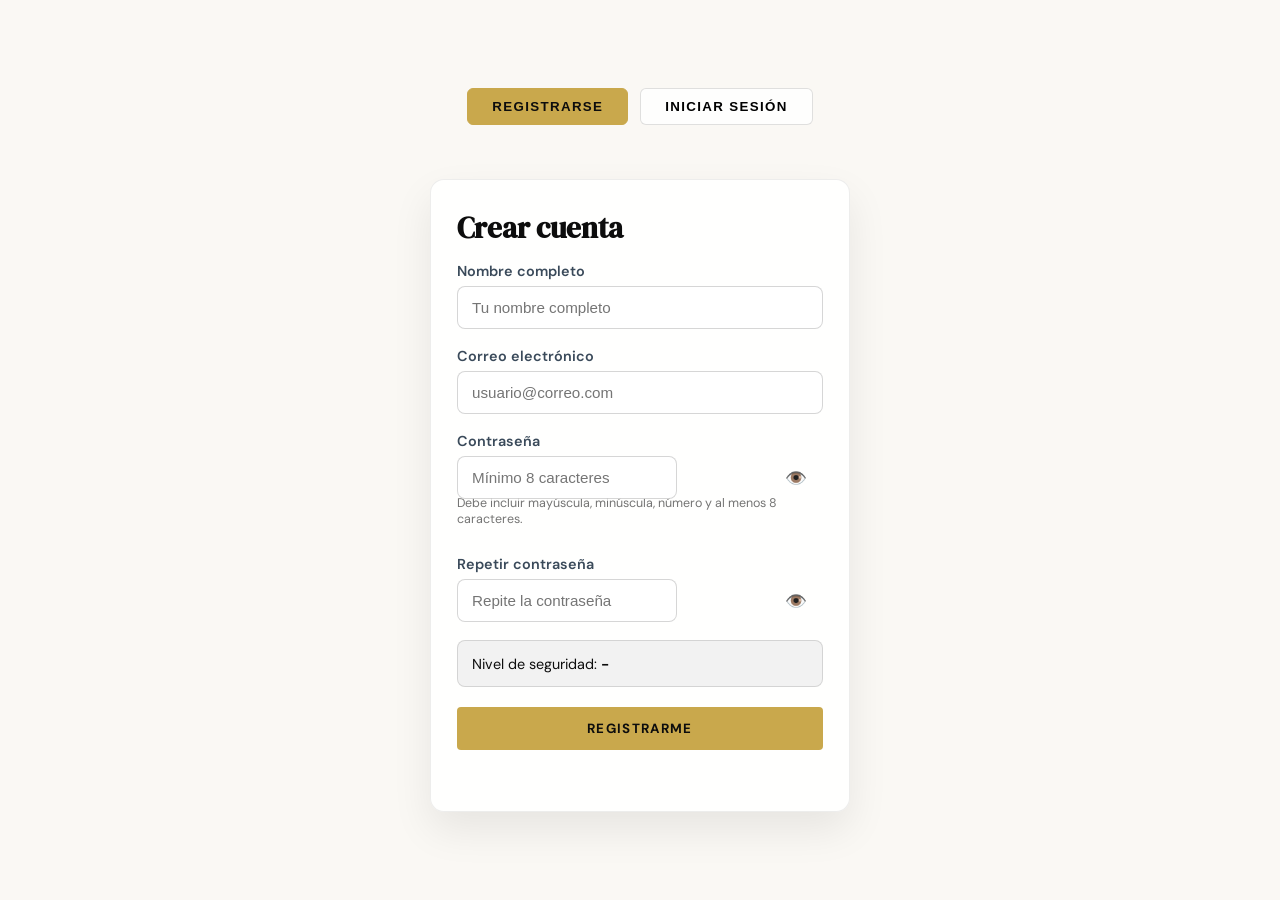
<file: login.html>
<!DOCTYPE html>
<html lang="es">
<head>
    <meta charset="UTF-8">
    <meta name="viewport" content="width=device-width, initial-scale=1.0">
    <title>Registro y Login | ADSO 2026</title>
    <link href="https://fonts.googleapis.com/css2?family=Bebas+Neue&family=DM+Sans:ital,wght@0,300;0,400;0,500;1,300&family=DM+Serif+Display:ital@0;1&display=swap" rel="stylesheet">
    <link rel="stylesheet" href="css/style.css">
    <script defer src="js/scripts.js"></script>
</head>
<body class="login-page">

    <div class="login-container">
        <div class="auth-grid">
            <div class="auth-tabs">
                <button type="button" class="tab-btn active" data-target="registro">Registrarse</button>
                <button type="button" class="tab-btn" data-target="login">Iniciar sesión</button>
            </div>

            <div class="auth-forms">
                <form id="formRegistro" class="auth-form" novalidate>
                    <h3>Crear cuenta</h3>

                    <div class="datos-entrada">
                        <label for="nombre">Nombre completo</label>
                        <input type="text" id="nombre" name="nombre" required minlength="3" placeholder="Tu nombre completo">
                    </div>

                    <div class="datos-entrada">
                        <label for="emailRegistro">Correo electrónico</label>
                        <input type="email" id="emailRegistro" name="email" required placeholder="usuario@correo.com">
                    </div>

                    <div class="datos-entrada">
                        <label for="passwordRegistro">Contraseña</label>
                        <div class="password-wrapper">
                            <input type="password" id="passwordRegistro" name="password" required pattern="(?=.*\d)(?=.*[a-z])(?=.*[A-Z]).{8,}" placeholder="Mínimo 8 caracteres">
                            <button type="button" class="btn-toggle-password" data-target="passwordRegistro" aria-label="Mostrar u ocultar contraseña">👁️</button>
                        </div>
                        <small class="hint">Debe incluir mayúscula, minúscula, número y al menos 8 caracteres.</small>
                    </div>

                    <div class="datos-entrada">
                        <label for="confirmPassword">Repetir contraseña</label>
                        <div class="password-wrapper">
                            <input type="password" id="confirmPassword" name="confirmPassword" required placeholder="Repite la contraseña">
                            <button type="button" class="btn-toggle-password" data-target="confirmPassword" aria-label="Mostrar u ocultar contraseña">👁️</button>
                        </div>
                    </div>

                    <div class="nivel-seguridad" aria-live="polite">
                        <span class="nivel-text">Nivel de seguridad: <strong id="passwordStrength">-</strong></span>
                    </div>

                    <button type="submit" class="btn boton-enviar">Registrarme</button>
                    <p class="form-message" aria-live="polite"></p>
                </form>

                <form id="formLogin" class="auth-form hidden" novalidate>
                    <h3>Iniciar sesión</h3>

                    <div class="datos-entrada">
                        <label for="emailLogin">Correo electrónico</label>
                        <input type="email" id="emailLogin" name="emailLogin" required placeholder="usuario@correo.com">
                    </div>

                    <div class="datos-entrada">
                        <label for="passwordLogin">Contraseña</label>
                        <div class="password-wrapper">
                            <input type="password" id="passwordLogin" name="passwordLogin" required placeholder="Contraseña">
                            <button type="button" class="btn-toggle-password" data-target="passwordLogin" aria-label="Mostrar u ocultar contraseña">👁️</button>
                        </div>
                    </div>

                    <button type="submit" class="btn boton-enviar">Entrar</button>
                    <p class="form-message" aria-live="polite"></p>
                </form>
            </div>
        </div>
    </div>

</body>
</html>
</file>
<file: css/style.css>
:root {
    --ink: #0d0d0d;
    --cream: #f5f0e8;
    --paper: #faf8f4;
    --gold: #c9a84c;
    --gold-light: #e8d08a;
    --teal: #1a6b6b;
    --rust: #b84c2a;
    --slate: #3a4a5a;
    --mist: #e8edf2;
    --font-display: 'Bebas Neue', sans-serif;
    --font-serif: 'DM Serif Display', serif;
    --font-body: 'DM Sans', sans-serif;
}

*, *::before, *::after { box-sizing: border-box; margin: 0; padding: 0; }
html { scroll-behavior: smooth; overflow-x: hidden; }
html, body { margin: 0; padding: 0; width: 100%; }
body { background: var(--paper); font-family: var(--font-body); color: var(--ink); overflow-x: hidden; word-break: normal; overflow-wrap: break-word; }

/* habilitar guiones solo en encabezados y listas */
h1, h2, h3, h4, h5, h6, li { hyphens: auto; }


/* ayuda: asegurar que los contenedores anchos ocupen el 100% del viewport */
.container, section, header, footer {
    width: 100%;
}


/* ─── BOTONES INTERACTIVOS ─── */
.btn {
    display: block;
    width: fit-content;
    margin: 0 auto;
    padding: 12px 28px;
    background: var(--gold);
    color: var(--ink);
    font-family: var(--font-body);
    font-weight: 700;
    text-decoration: none;
    text-transform: uppercase;
    letter-spacing: 0.1em;
    border-radius: 4px;
    transition: all 0.3s cubic-bezier(0.25, 0.8, 0.25, 1);
    border: 1px solid transparent;
    cursor: pointer;
}

/* centrar texto dentro de tarjetas y otros contenedores */
.challenge-card, .resources-box, .tools-text, .featured-main-body, .featured-small-body, .media-text, .footer-info-left {
    text-align: center;
}
.btn:hover { background: var(--ink); color: var(--gold); transform: translateY(-4px); box-shadow: 0 10px 20px rgba(0,0,0,0.15); border-color: var(--gold); }
.btn:active { transform: translateY(-1px); }
.btn-sm { font-size: 0.8rem; padding: 8px 16px; margin-top: 10px; }
.btn-secondary { background: var(--teal); color: #fff; border-color: var(--teal); margin-left: 12px; }
.btn-secondary:hover { background: var(--ink); color: var(--teal); border-color: var(--teal); }

/* ─── HERO ─── */
.hero { min-height: 100vh; background: var(--ink); display: grid; place-items: center; position: relative; overflow: hidden; width: 100%; }
.hero::before {
    content: ''; position: absolute; inset: 0;
    background: radial-gradient(ellipse 60% 80% at 70% 50%, rgba(201,168,76,0.12) 0%, transparent 70%),
                repeating-linear-gradient(0deg, transparent, transparent 79px, rgba(255,255,255,0.03) 80px),
                repeating-linear-gradient(90deg, transparent, transparent 79px, rgba(255,255,255,0.03) 80px);
    pointer-events: none; z-index: 2;
}
.hero-visual video {
    position: absolute;
    top: 0;
    left: 0;
    width: 100%;
    height: 100%;
    object-fit: cover;
    display: block;
}
.hero-visual { position: absolute; inset: 0; overflow: hidden; }


.hero-text {
    padding: 80px 60px;
    display: flex;
    flex-direction: column;
    justify-content: center;
    align-items: center;
    text-align: center;
    position: relative;
    z-index: 3;
}
.hero-badge { display: inline-block; font-size: 0.7rem; font-weight: 500; letter-spacing: 0.25em; text-transform: uppercase; color: var(--gold); border: 1px solid var(--gold); padding: 6px 14px; border-radius: 2px; margin-bottom: 40px; width: fit-content; }
.hero h1 { font-family: var(--font-display); font-size: clamp(4rem, 8vw, 9rem); line-height: 0.92; color: #fff; letter-spacing: 0.02em; margin-bottom: 30px; }
.hero h1 span { color: var(--gold); display: block; }
.hero-desc { font-size: 1rem; font-weight: 300; color: rgba(255,255,255,0.6); line-height: 1.8; max-width: 550px; margin-bottom: 50px; border-left: none; padding-left: 0; border-top: 2px solid var(--gold); padding-top: 20px; }
.hero-stats { display: flex; gap: 40px; justify-content: center; }
.stat { display: flex; flex-direction: column; }
.stat-num { font-family: var(--font-display); font-size: 2.8rem; color: var(--gold); line-height: 1; }
.stat-label { font-size: 0.72rem; letter-spacing: 0.12em; text-transform: uppercase; color: rgba(255,255,255,0.45); margin-top: 4px; }
.hero-visual {
    position: absolute;
    inset: 0;
    width: 100%;
    height: 100%;
    z-index: 1;
    overflow: hidden;
}

/* ✅ IMAGEN HERO CON MÁS COLOR */
.hero-visual img, .hero-visual video { width: 100%; height: 100%; object-fit: cover; opacity: 0.85; filter: saturate(1.4) contrast(1.1); }
.hero-visual::after { content: ''; position: absolute; inset: 0; background: linear-gradient(135deg, var(--ink) 0%, transparent 50%); }
.hero-scroll { position: absolute; bottom: 40px; left: 50%; transform: translateX(-50%); display: flex; align-items: center; gap: 12px; z-index: 3; color: rgba(255,255,255,0.4); font-size: 0.72rem; letter-spacing: 0.15em; text-transform: uppercase; }
.scroll-line { width: 40px; height: 1px; background: rgba(255,255,255,0.3); }

/* ─── LABELS ─── */
.section-label { font-size: 0.68rem; font-weight: 500; letter-spacing: 0.3em; text-transform: uppercase; color: var(--gold); margin-bottom: 16px; }

/* ─── INTRO STRIP ─── */
.intro-strip { background: var(--gold); padding: 22px 60px; display: flex; align-items: center; justify-content: space-between; gap: 20px; flex-wrap: wrap; }
.intro-strip p { font-family: var(--font-display); font-size: 1.4rem; color: var(--ink); letter-spacing: 0.04em; }
.intro-strip .topics { display: flex; gap: 12px; flex-wrap: wrap; }
.topic-tag { background: rgba(0,0,0,0.15); color: var(--ink); padding: 5px 14px; border-radius: 2px; font-size: 0.75rem; font-weight: 500; letter-spacing: 0.08em; }

/* ─── SECTIONS ─── */
.page-section { padding: 100px 0; }
.section-header { display: flex; align-items: flex-end; justify-content: space-between; margin-bottom: 60px; padding-bottom: 20px; border-bottom: 1px solid rgba(0,0,0,0.1); }

/* apilar y centrar texto del encabezado en pantallas pequeñas */
@media (max-width: 768px) {
    .section-header { flex-direction: column; align-items: center; text-align: center; }
    .section-number { display: none; }
}


/* los contenedores amplios deben ocupar todo el viewport, se elimina el centrado */
/* (opcional: mantener hero-text centrado) */
.hero-text { text-align: center; }
.section-header h2 { font-family: var(--font-serif); font-size: clamp(2.5rem, 5vw, 4rem); line-height: 1.1; color: var(--ink); }
.section-header h2 em { color: var(--teal); font-style: italic; }
.section-number { font-family: var(--font-display); font-size: 6rem; color: rgba(0,0,0,0.06); line-height: 1; }

/* ─── HTML CONCEPTS ─── */
.html-section { background: var(--paper); }
.concepts-grid { display: grid; grid-template-columns: repeat(3, 1fr); gap: 2px; background: rgba(0,0,0,0.08); border: 2px solid rgba(0,0,0,0.08); }
.concept-card { background: var(--paper); overflow: hidden; position: relative; transition: all 0.4s ease; cursor: default; }
.concept-card:hover { background: var(--ink); }
.concept-card:hover .concept-body h3,
.concept-card:hover .concept-body p,
.concept-card:hover .concept-body code { color: rgba(255,255,255,0.85); }
.concept-card:hover .concept-number { color: rgba(255,255,255,0.08); }
.concept-card:hover .concept-tag { background: var(--gold); color: var(--ink); }
.concept-card:hover .concept-img-wrap img { opacity: 0.3; filter: grayscale(100%); }
.concept-img-wrap { height: 200px; overflow: hidden; }

/* ✅ IMÁGENES DE CONCEPTOS CON MÁS COLOR */
.concept-img-wrap img { width: 100%; height: 100%; object-fit: cover; transition: transform 0.6s ease, opacity 0.4s ease; filter: saturate(1.5) contrast(1.05); animation: imageFloat 6s ease-in-out infinite; animation-delay: 1s; }
.concept-card:hover .concept-img-wrap img { transform: scale(1.05); }
.concept-body { padding: 28px 28px 32px; position: relative; }
.concept-number { font-family: var(--font-display); font-size: 5rem; color: rgba(0,0,0,0.04); position: absolute; top: -10px; right: 20px; line-height: 1; transition: color 0.4s ease; }
.concept-tag { display: inline-block; font-size: 0.65rem; letter-spacing: 0.18em; text-transform: uppercase; background: var(--mist); color: var(--slate); padding: 4px 10px; border-radius: 2px; margin-bottom: 12px; font-weight: 500; transition: all 0.3s ease; }
.concept-body h3 { font-family: var(--font-serif); font-size: 1.5rem; margin-bottom: 10px; color: var(--ink); transition: color 0.4s ease; }
.concept-body p { font-size: 0.88rem; line-height: 1.7; color: #555; transition: color 0.4s ease; }
.concept-body code { font-family: 'Courier New', monospace; font-size: 0.82rem; color: var(--teal); background: rgba(26,107,107,0.08); padding: 1px 5px; border-radius: 3px; transition: color 0.4s ease; }

/* ─── CSS SECTION ─── */
/* Animación suave para imágenes */
@keyframes imageFloat {
    0% { transform: translateY(0); }
    50% { transform: translateY(-8px); }
    100% { transform: translateY(0); }
}

.css-section { background: var(--ink); }
.css-section .section-header h2 { color: #fff; }
.css-section .section-header h2 em { color: var(--gold); }
.css-section .section-header { border-bottom-color: rgba(255,255,255,0.1); }
.css-section .section-label { color: var(--gold-light); }
.css-section .section-number { color: rgba(255,255,255,0.04); }
.css-grid { display: grid; grid-template-columns: repeat(5, 1fr); gap: 16px; }
.css-card { background: rgba(255,255,255,0.04); border: 1px solid rgba(255,255,255,0.08); border-radius: 4px; overflow: hidden; transition: all 0.35s ease; }
.css-card:hover { background: rgba(201,168,76,0.1); border-color: var(--gold); transform: translateY(-6px); }
.css-card-img { height: 160px; overflow: hidden; }

/* ✅ IMÁGENES CSS CARDS CON MÁS COLOR */
.css-card-img img { width: 100%; height: 100%; object-fit: cover; opacity: 0.9; filter: saturate(1.6) contrast(1.05); transition: all 0.4s ease; animation: imageFloat 6s ease-in-out infinite; }
.css-card:hover .css-card-img img { opacity: 1; filter: saturate(2) contrast(1.1); transform: scale(1.08); }
.css-card-body { padding: 20px; }
.css-icon { width: 36px; height: 36px; background: var(--gold); border-radius: 50%; display: flex; align-items: center; justify-content: center; font-family: var(--font-display); font-size: 0.9rem; color: var(--ink); margin-bottom: 12px; }
.css-card-body h3 { font-family: var(--font-serif); font-size: 1.1rem; color: #fff; margin-bottom: 8px; }
.css-card-body p { font-size: 0.82rem; color: rgba(255,255,255,0.5); line-height: 1.65; }
.css-card-body code { font-size: 0.78rem; color: var(--gold-light); font-family: 'Courier New', monospace; }

/* ─── FEATURED ─── */
.featured-section { background: var(--cream); }
.featured-grid { display: grid; grid-template-columns: 1.3fr 0.7fr 0.7fr; grid-template-rows: auto auto; gap: 20px; }
.featured-main { grid-row: 1 / 3; background: var(--teal); border-radius: 8px; overflow: hidden; display: flex; flex-direction: column; min-height: 540px; }

/* ✅ IMAGEN FEATURED MAIN CON MÁS COLOR */
.featured-main img { width: 100%; height: 300px; object-fit: cover; opacity: 1; filter: saturate(1.4) contrast(1.05); }
.featured-main-body { padding: 40px; flex: 1; display: flex; flex-direction: column; justify-content: flex-end; }
.featured-main-body .section-label { color: var(--gold-light); }
.featured-main-body h3 { font-family: var(--font-serif); font-size: 2.2rem; color: #fff; line-height: 1.2; margin-bottom: 16px; }
.featured-main-body p { font-size: 0.9rem; color: rgba(255,255,255,0.7); line-height: 1.75; }
.featured-small { background: #fff; border-radius: 8px; overflow: hidden; display: flex; flex-direction: column; transition: box-shadow 0.3s ease; }
.featured-small:hover { box-shadow: 0 16px 40px rgba(0,0,0,0.12); }

/* ✅ IMÁGENES FEATURED SMALL CON MÁS COLOR */
.featured-small img { width: 100%; height: 180px; object-fit: cover; filter: saturate(1.5) contrast(1.05); animation: imageFloat 6s ease-in-out infinite; animation-delay: 2s; }
.featured-small-body { padding: 24px; flex: 1; }
.featured-small-body .section-label { color: var(--rust); }
.featured-small-body h3 { font-family: var(--font-serif); font-size: 1.3rem; margin-bottom: 10px; color: var(--ink); }
.featured-small-body p { font-size: 0.85rem; color: #666; line-height: 1.65; }
.featured-small-body p code { color: var(--rust); }

/* ─── TOOLS ─── */
.tools-section { background: var(--paper); padding: 80px 60px; }
.tools-inner { display: grid; grid-template-columns: 1fr 1fr; gap: 60px; align-items: start; }
.tools-text h2 { font-family: var(--font-serif); font-size: 2.8rem; line-height: 1.15; margin-bottom: 24px; color: var(--ink); }
.tools-text h2 em { color: var(--teal); font-style: italic; }
.tools-text p { font-size: 0.95rem; color: #555; line-height: 1.85; margin-bottom: 32px; }
.props-list { display: flex; flex-direction: column; gap: 12px; align-items: stretch; }
.prop-item {
    display: flex;
    align-items: flex-start;
    gap: 16px;
    padding: 16px 20px;
    background: var(--mist);
    border-radius: 6px;
    border-left: 3px solid transparent;
    transition: all 0.3s ease;
    flex-wrap: wrap;            /* permitir que los elementos se envuelvan en pantallas estrechas */
    min-height: 80px;          /* dar algo de espacio vertical */
    width: 100%;               /* ancho completo del contenedor */
}


.prop-item:hover { border-left-color: var(--teal); background: rgba(26,107,107,0.07); transform: translateX(6px); }
.prop-dot { width: 8px; height: 8px; border-radius: 50%; background: var(--teal); flex-shrink: 0; margin-top: 6px; }

.prop-code { font-family: 'Courier New', monospace; font-size: 0.9rem; color: var(--teal); font-weight: 600; min-width: 180px; flex-shrink: 0; }

.prop-desc { font-size: 0.85rem; color: #666; flex: 1 1 auto; hyphens: none; word-break: normal; }

.resources-box { background: var(--ink); border-radius: 10px; padding: 44px; color: #fff; }
.resources-box .section-label { color: var(--gold); margin-bottom: 24px; }
.resources-box h3 { font-family: var(--font-serif); font-size: 2rem; margin-bottom: 28px; line-height: 1.2; }
.resource-link { display: flex; align-items: center; gap: 14px; padding: 14px 0; border-bottom: 1px solid rgba(255,255,255,0.08); text-decoration: none; transition: all 0.25s ease; }
.resource-link:last-child { border-bottom: none; }
.resource-link:hover { gap: 20px; }
.resource-link:hover .resource-arrow { color: var(--gold); }
.resource-icon { width: 34px; height: 34px; background: rgba(201,168,76,0.15); border-radius: 50%; display: flex; align-items: center; justify-content: center; font-size: 0.75rem; flex-shrink: 0; }
.resource-info { flex: 1; }
.resource-name { font-size: 0.9rem; color: rgba(255,255,255,0.9); font-weight: 400; display: block; }
.resource-type { font-size: 0.72rem; color: rgba(255,255,255,0.35); letter-spacing: 0.1em; text-transform: uppercase; }
.resource-arrow { color: rgba(255,255,255,0.25); font-size: 1.1rem; transition: color 0.25s ease; }

/* ─── MEDIA ─── */
.media-section { background: var(--slate); padding: 100px 60px; }
.media-grid { display: grid; grid-template-columns: 1fr 1fr; gap: 40px; align-items: center; }
.media-text .section-label { color: var(--gold-light); }
.media-text h2 { font-family: var(--font-serif); font-size: 3rem; color: #fff; line-height: 1.15; margin-bottom: 20px; }

/* ─── RESPONSIVE HELPERS ─── */
img, video, iframe { max-width: 100%; height: auto; }

/* ajuste de contenedores para móviles */
@media (max-width: 1024px) {
    .hero-text { padding: 60px 40px; }
    .intro-strip { padding: 22px 40px; }
    .page-section { padding: 80px 20px; }
    .tools-inner { grid-template-columns: 1fr; gap: 40px; }
    .featured-grid { grid-template-columns: 1fr; }
    .tools-section .resources-box { margin-top: 40px; }
    .media-grid { grid-template-columns: 1fr; }
    .css-grid { grid-template-columns: repeat(2,1fr); }
    .concepts-grid { grid-template-columns: repeat(2,1fr); }
}

@media (max-width: 768px) {
    .hero-text { padding: 50px 30px; }
    .intro-strip { padding: 22px 30px; flex-direction: column; text-align: center; }
    .intro-strip p { margin-bottom: 12px; }
    .tools-inner { padding: 0 20px; justify-items: center; }
    .footer-top, .footer-bottom { flex-direction: column; text-align: center; }
    .footer-top { grid-template-columns: 1fr !important; }
    .footer-col, .footer-brand { margin: 0 auto; width: 100%; }
    .footer-brand p { max-width: 100%; hyphens: none; word-break: normal; padding: 0 20px; }
    .footer-col ul, .footer-col li, .footer-col a { hyphens: none; word-break: normal; }
    .footer-col { margin: 20px 0; }
    .css-grid { grid-template-columns: 1fr; }
    .concepts-grid { grid-template-columns: 1fr; }
    .featured-main { min-height: auto; }
    .featured-main-body { padding: 20px; }
    .featured-small img { height: auto; }
    .page-section { padding: 60px 0; }
    .intro-strip, .tools-section, .featured-section, .media-section, .challenges-section { padding-left: 0; padding-right: 0; }
    /* apilar verticalmente el contenido de las tarjetas de propiedades */
    .prop-item { flex-direction: column; align-items: flex-start; }
    .prop-code, .prop-desc { width: 100%; }
}

@media (max-width: 480px) {
    .hero h1 { font-size: clamp(3rem, 10vw, 6rem); }
    .hero-desc { font-size: 0.9rem; }
    .btn { padding: 10px 20px; font-size: 0.9rem; }
    .section-header { flex-direction: column; align-items: flex-start; }
    .section-number { display: none; }
    .footer-info-left, .footer-author { width: 100%; }
    /* asegurar que no haya scroll horizontal adicional por padding/margin */
    body, html { padding: 0; margin: 0; }
    .intro-strip, .page-section, .tools-section, .media-section, .featured-section { padding-left: 20px; padding-right: 20px; }
}

.media-text p { font-size: 0.95rem; color: rgba(255,255,255,0.6); line-height: 1.85; }
.video-wrapper { border-radius: 10px; overflow: hidden; box-shadow: 0 30px 80px rgba(0,0,0,0.4); aspect-ratio: 16/9; }
.video-wrapper iframe { width: 100%; height: 100%; border: none; display: block; }

/* ─── CHALLENGES ─── */
.challenges-section { background: var(--cream); padding: 100px 60px; }
.challenges-grid { display: grid; grid-template-columns: repeat(auto-fit, minmax(240px,1fr)); gap: 16px; }
.challenge-card { background: #fff; border-radius: 8px; padding: 36px 28px; border: 1px solid rgba(0,0,0,0.06); transition: all 0.35s ease; position: relative; overflow: hidden; min-width: 240px; }
.challenge-card::before { content: ''; position: absolute; bottom: 0; left: 0; right: 0; height: 3px; background: var(--gold); transform: scaleX(0); transform-origin: left; transition: transform 0.35s ease; }
.challenge-card:hover { box-shadow: 0 20px 50px rgba(0,0,0,0.1); transform: translateY(-4px); }
.challenge-card:hover::before { transform: scaleX(1); }
.challenge-num { font-family: var(--font-display); font-size: 3.5rem; color: rgba(0,0,0,0.06); line-height: 1; margin-bottom: 16px; }
.challenge-card h3 { font-family: var(--font-serif); font-size: 1.3rem; margin-bottom: 12px; color: var(--ink); }
.challenge-card p { font-size: 0.85rem; color: #666; line-height: 1.65; margin-bottom: 20px; }

/* forzar una sola columna en pantallas muy estrechas */
@media (max-width: 480px) {
    .challenges-grid { grid-template-columns: 1fr !important; }
    .challenge-card { padding: 24px 16px; }
    .challenge-num { font-size: 2.5rem; }
}

/* centrar contenedores de texto genéricos */
.hero-text, .intro-strip, .tools-text, .media-text, .featured-main-body, .featured-small-body, .footer-brand, .footer-info-left {
    text-align: center;
}

.challenge-link { display: inline-flex; align-items: center; gap: 8px; color: var(--teal); text-decoration: none; font-size: 0.8rem; font-weight: 500; letter-spacing: 0.06em; transition: gap 0.25s ease; }
.challenge-link:hover { gap: 14px; color: var(--ink); }

/* ════ FOOTER ════ */
.main-footer { background: var(--ink); padding: 80px 60px 40px; }
.footer-top { display: grid; grid-template-columns: 1.5fr 1fr 1fr; gap: 60px; padding-bottom: 60px; border-bottom: 1px solid rgba(255,255,255,0.1); margin-bottom: 40px; }
.footer-brand h2 { font-family: var(--font-display); font-size: 3rem; color: #fff; letter-spacing: 0.05em; line-height: 1; margin-bottom: 16px; }
.footer-brand h2 span { color: var(--gold); display: block; }
.footer-brand p { font-size: 0.88rem; color: rgba(255,255,255,0.4); line-height: 1.75; max-width: 300px; }
.footer-col h4 { font-size: 0.7rem; letter-spacing: 0.22em; text-transform: uppercase; color: var(--gold); margin-bottom: 20px; }
.footer-col ul { list-style: none; }
.footer-col li { margin-bottom: 10px; }
.footer-col a { color: rgba(255,255,255,0.5); text-decoration: none; font-size: 0.88rem; transition: color 0.2s ease; }
.footer-col a:hover { color: #fff; }

.footer-bottom { display: flex; align-items: center; justify-content: space-between; padding-top: 10px; }
.footer-info-left { text-align: center; flex: 1; }
.footer-back-btn { margin-top: 20px; font-size: 0.9rem; }
.author-yt-link { text-decoration: none; color: #FF0000; display: block; font-size: 0.9em; margin: 4px 0; transition: transform 0.2s ease; }
.author-yt-link:hover { transform: translateX(4px); }
.footer-mini-video { width: 100%; max-width: 140px; border-radius: 6px; margin: 8px 0; border: 1px solid rgba(255,255,255,0.1); box-shadow: 0 4px 12px rgba(0,0,0,0.3); }
.footer-info-left p { font-size: 0.8rem; color: rgba(255,255,255,0.25); margin: 4px 0; }
.footer-author { display: flex; align-items: center; gap: 14px; }

/* ✅ FOTO OVALADA */
.author-avatar { width: 55px; height: 75px; border-radius: 50%; overflow: hidden; border: 3px solid var(--gold); box-shadow: 0 0 18px rgba(201,168,76,0.45); flex-shrink: 0; }
.author-avatar img { width: 100%; height: 100%; object-fit: cover; display: block; }

.author-info { display: flex; flex-direction: column; }
.author-info span { display: block; font-family: var(--font-serif); font-size: 1rem; color: rgba(255,255,255,0.9); }
.author-info small { display: block; margin-top: 4px; font-size: 0.75rem; color: rgba(255,255,255,0.35); }

/* ─── ANIMACIONES ─── */
@keyframes fadeUp {
    from { opacity: 0; transform: translateY(30px); }
    to   { opacity: 1; transform: translateY(0); }
}
.hero-text > * { animation: fadeUp 0.8s ease forwards; opacity: 0; }
.hero-badge  { animation-delay: 0.1s; }
.hero h1     { animation-delay: 0.25s; }
.hero-desc   { animation-delay: 0.4s; }
.hero-stats  { animation-delay: 0.55s; }

/* ─── RESPONSIVE ─── */
@media (max-width: 1100px) {
    .concepts-grid { grid-template-columns: repeat(2, 1fr); }
    .css-grid { grid-template-columns: repeat(3, 1fr); }
    .featured-grid { grid-template-columns: 1fr 1fr; }
    .featured-main { grid-column: 1 / -1; grid-row: auto; }
}

/* ─── FORMULARIO DE REGISTRO / LOGIN ─── */
.auth-section { background: rgba(26, 107, 107, 0.05); }
.auth-grid { max-width: 1024px; margin: 0 auto; display: grid; gap: 30px; }
.auth-tabs { display: flex; gap: 12px; justify-content: center; margin-bottom: 24px; flex-wrap: wrap; }
.tab-btn { display: inline-flex; align-items: center; justify-content: center; gap: 8px; padding: 10px 24px; border: 1px solid rgba(0,0,0,0.12); border-radius: 6px; background: rgba(255,255,255,0.8); cursor: pointer; transition: all 0.2s ease; font-weight: 700; text-transform: uppercase; letter-spacing: 0.1em; }
.tab-btn.active { background: var(--gold); border-color: var(--gold); color: var(--ink); }
.tab-btn:hover { transform: translateY(-1px); box-shadow: 0 8px 18px rgba(0,0,0,0.12); }

.auth-forms { display: grid; grid-template-columns: repeat(auto-fit, minmax(320px, 1fr)); gap: 28px; justify-items: center; }
.auth-form { width: 100%; max-width: 420px; padding: 28px 26px; background: rgba(255,255,255,0.9); border-radius: 14px; border: 1px solid rgba(0,0,0,0.07); box-shadow: 0 18px 40px rgba(0,0,0,0.08); position: relative; }
.auth-form h3 { font-family: var(--font-serif); font-size: 1.8rem; margin-bottom: 14px; color: var(--ink); }

.datos-entrada { display: flex; flex-direction: column; gap: 6px; margin-bottom: 18px; }
.datos-entrada label { font-size: 0.9rem; font-weight: 600; color: var(--slate); }
.datos-entrada input { padding: 12px 14px; font-size: 0.95rem; border: 1px solid rgba(0,0,0,0.16); border-radius: 8px; background: rgba(255,255,255,0.9); transition: border 0.2s ease, box-shadow 0.2s ease; }
.datos-entrada input:focus { border-color: var(--teal); outline: none; box-shadow: 0 0 0 3px rgba(26,107,107,0.15); }

.password-wrapper { position: relative; display: flex; align-items: center; }
.password-wrapper .btn-toggle-password { position: absolute; right: 10px; top: 50%; transform: translateY(-50%); border: none; background: transparent; cursor: pointer; font-size: 1.1rem; padding: 6px; border-radius: 50%; transition: background 0.2s ease; }
.password-wrapper .btn-toggle-password:hover { background: rgba(0,0,0,0.08); }

.hint { font-size: 0.78rem; color: rgba(0,0,0,0.55); margin-top: -10px; margin-bottom: 10px; }
.nivel-seguridad { padding: 12px 14px; border: 1px solid rgba(0,0,0,0.12); border-radius: 8px; margin-bottom: 20px; background: rgba(230,230,230,0.5); }
.nivel-seguridad .nivel-text { font-size: 0.9rem; color: var(--ink); }
.nivel-seguridad .strength-baja { color: #c0392b; font-weight: 700; }
.nivel-seguridad .strength-media { color: #d97d0c; font-weight: 700; }
.nivel-seguridad .strength-alta { color: #1a6b6b; font-weight: 700; }

.boton-enviar { width: 100%; margin-top: 6px; }

.form-message { font-size: 0.9rem; min-height: 1.3rem; margin-top: 12px; }
.form-message.error { color: #c0392b; }
.form-message.success { color: #1a6b6b; }

.hidden { display: none !important; }

@media (max-width: 768px) {
    .auth-grid { gap: 18px; }
    .auth-form { padding: 22px 18px; }
}

/* ─── LOGIN PAGE ─── */
.login-page { min-height: 100vh; display: flex; align-items: center; justify-content: center; background: var(--paper); padding: 20px; }
.login-container { width: 100%; max-width: 1200px; }
</file>
